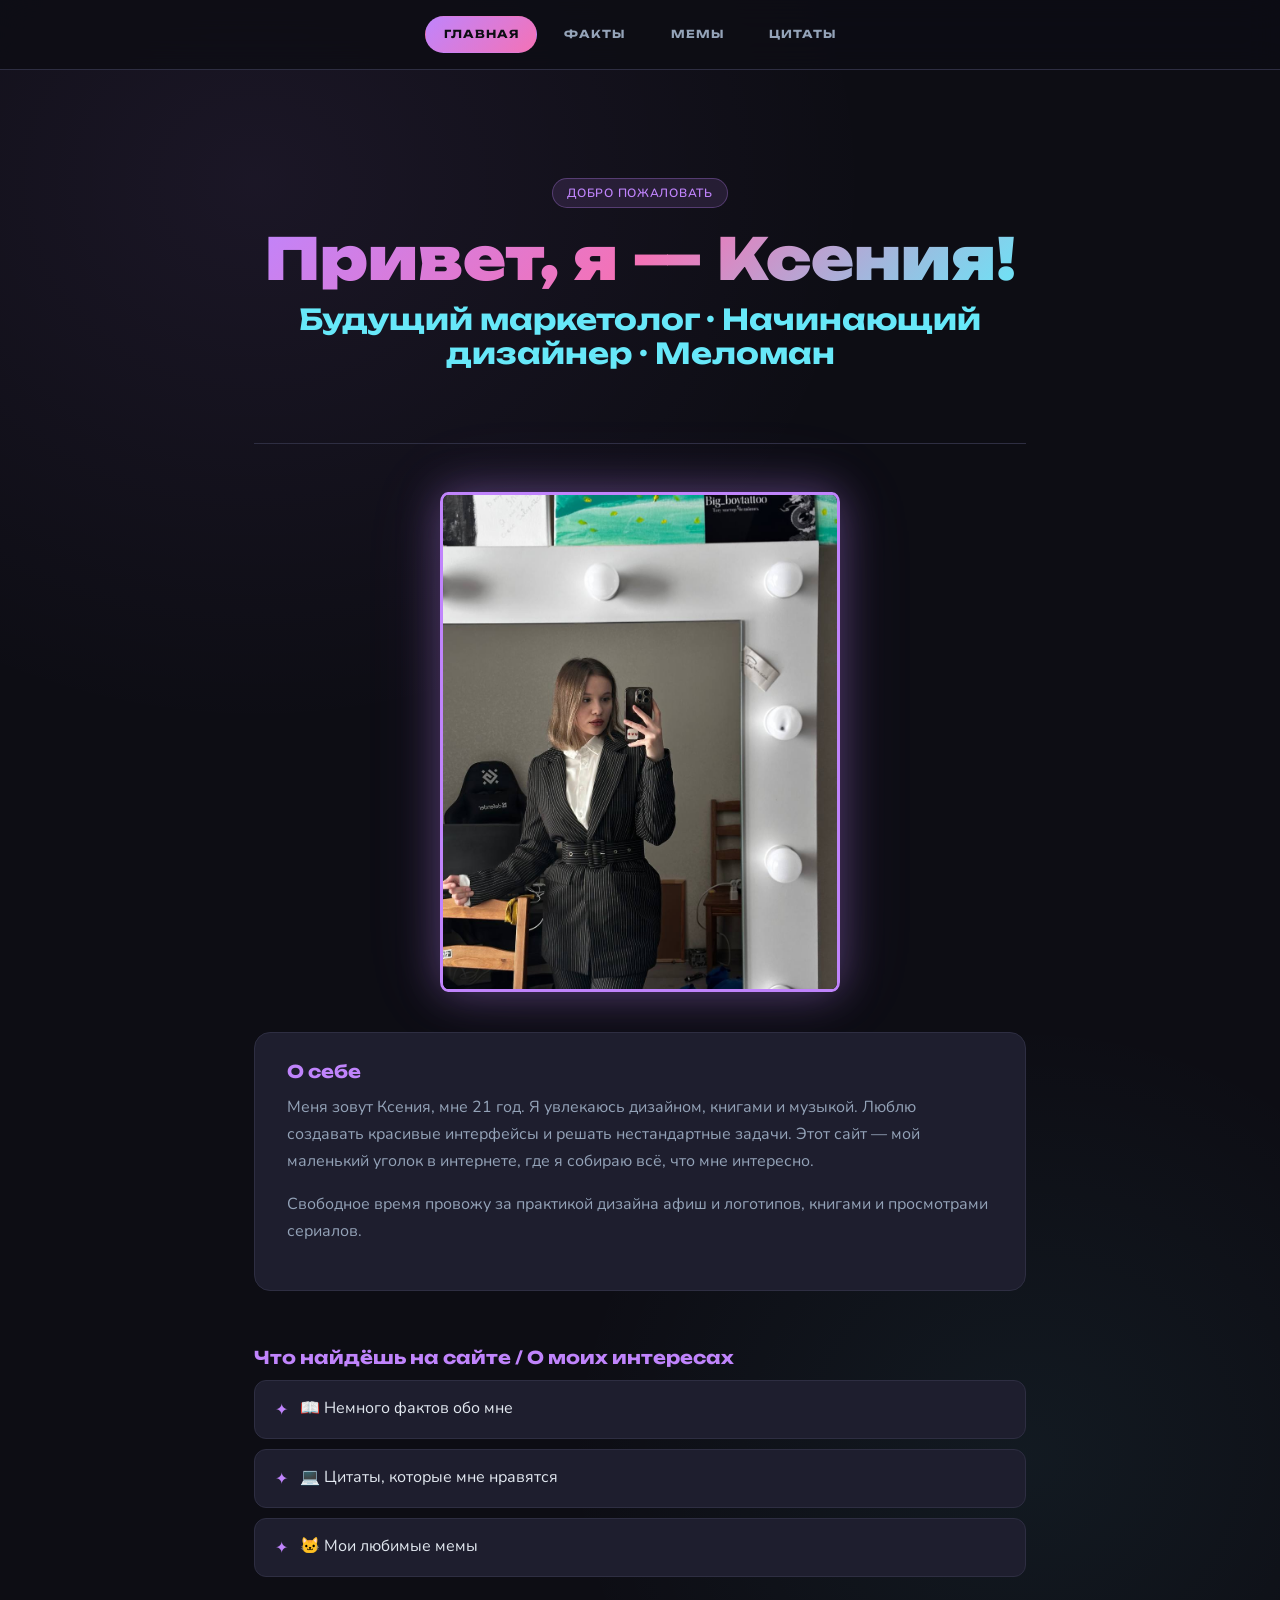
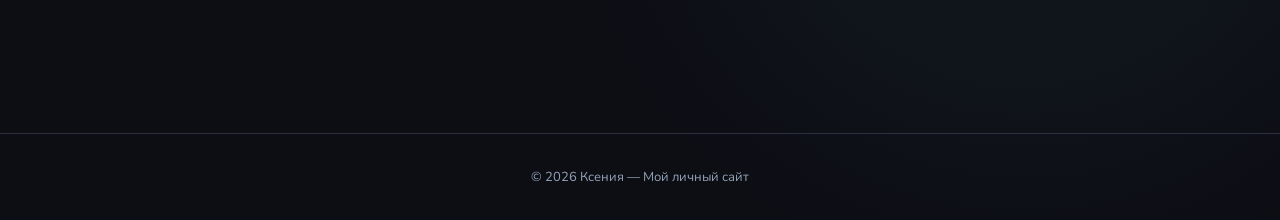
<file: index.html>
<!DOCTYPE html>
<html lang="ru">
<head>
    <meta charset="UTF-8">
    <meta name="viewport" content="width=device-width, initial-scale=1.0">
    <title>My_personal_page</title>
    <link rel="stylesheet" href="style.css">
    <style>
        @import url('fonts/main_font.css');

       /* * {
            
            margin: 0;
            font-family: 'StratosSkyeng', sans-serif;
        } */

        /*.content {
           
            background-size: cover;
            min-height: 100vh;
            
        } */


        /* Класс для расположения элементов в 1 ряд */
        /*.in-one-line {
            display: flex;
            gap: 32px;
        } */
        
        /* Класс для центрирования страницы */
        /*.center {
            padding-left: calc(50% - 500px);  
            padding-right: calc(50% - 500px);
        }*/
        .avatar {
            width: 400px;
            height: 500px;
            border-radius: 2%;
        }
    </style>
</head>
<body>
<nav>
<a href="index.html" class="active">Главная</a>
    <a href="facts.html">Факты</a>
    <a href="memes.html">Мемы</a>
    <a href="quotes.html">Цитаты</a>
</nav>

  <div class="center">

    <div class="page-header">
      <span class="badge">Добро пожаловать</span>
      <h1>Привет, я — Ксения!</h1>
      <h2>Будущий маркетолог · Начинающий дизайнер · Меломан</h2>
    </div>

    <section class="avatar-wrap">
      <img
        class="avatar"
        src="images/1.jpg"
        alt="Моя аватарка"
      />
    </section>

    <!-- Описание о себе -->
    <section>
      <div class="card">
        <h3>О себе</h3>
        <p>
          Меня зовут Ксения, мне 21 год. Я увлекаюсь дизайном, книгами и музыкой.
          Люблю создавать красивые интерфейсы и решать нестандартные задачи.
          Этот сайт — мой маленький уголок в интернете, где я собираю всё, что мне интересно.
        </p>
        <p>
          Свободное время провожу за практикой дизайна афиш и логотипов, книгами и просмотрами сериалов.
        </p>
      </div>
    </section>

    <section>
      <h3>Что найдёшь на сайте / О моих интересах</h3>
      <ul class="hobby-list">
        <li>📖 Немного фактов обо мне</li>
        <li>💻 Цитаты, которые мне нравятся</li>
        <li>🐱 Мои любимые мемы</li>
      </ul>
    </section>

  </div>

  <footer>
    © 2026 Ксения — Мой личный сайт
  </footer>

    </div>
    <div class="in-one-line"></div> <!-- Используй этот блок чтобы расположить элементы в 1 ряд внутри этого блока -->
</body>
</html>
</file>
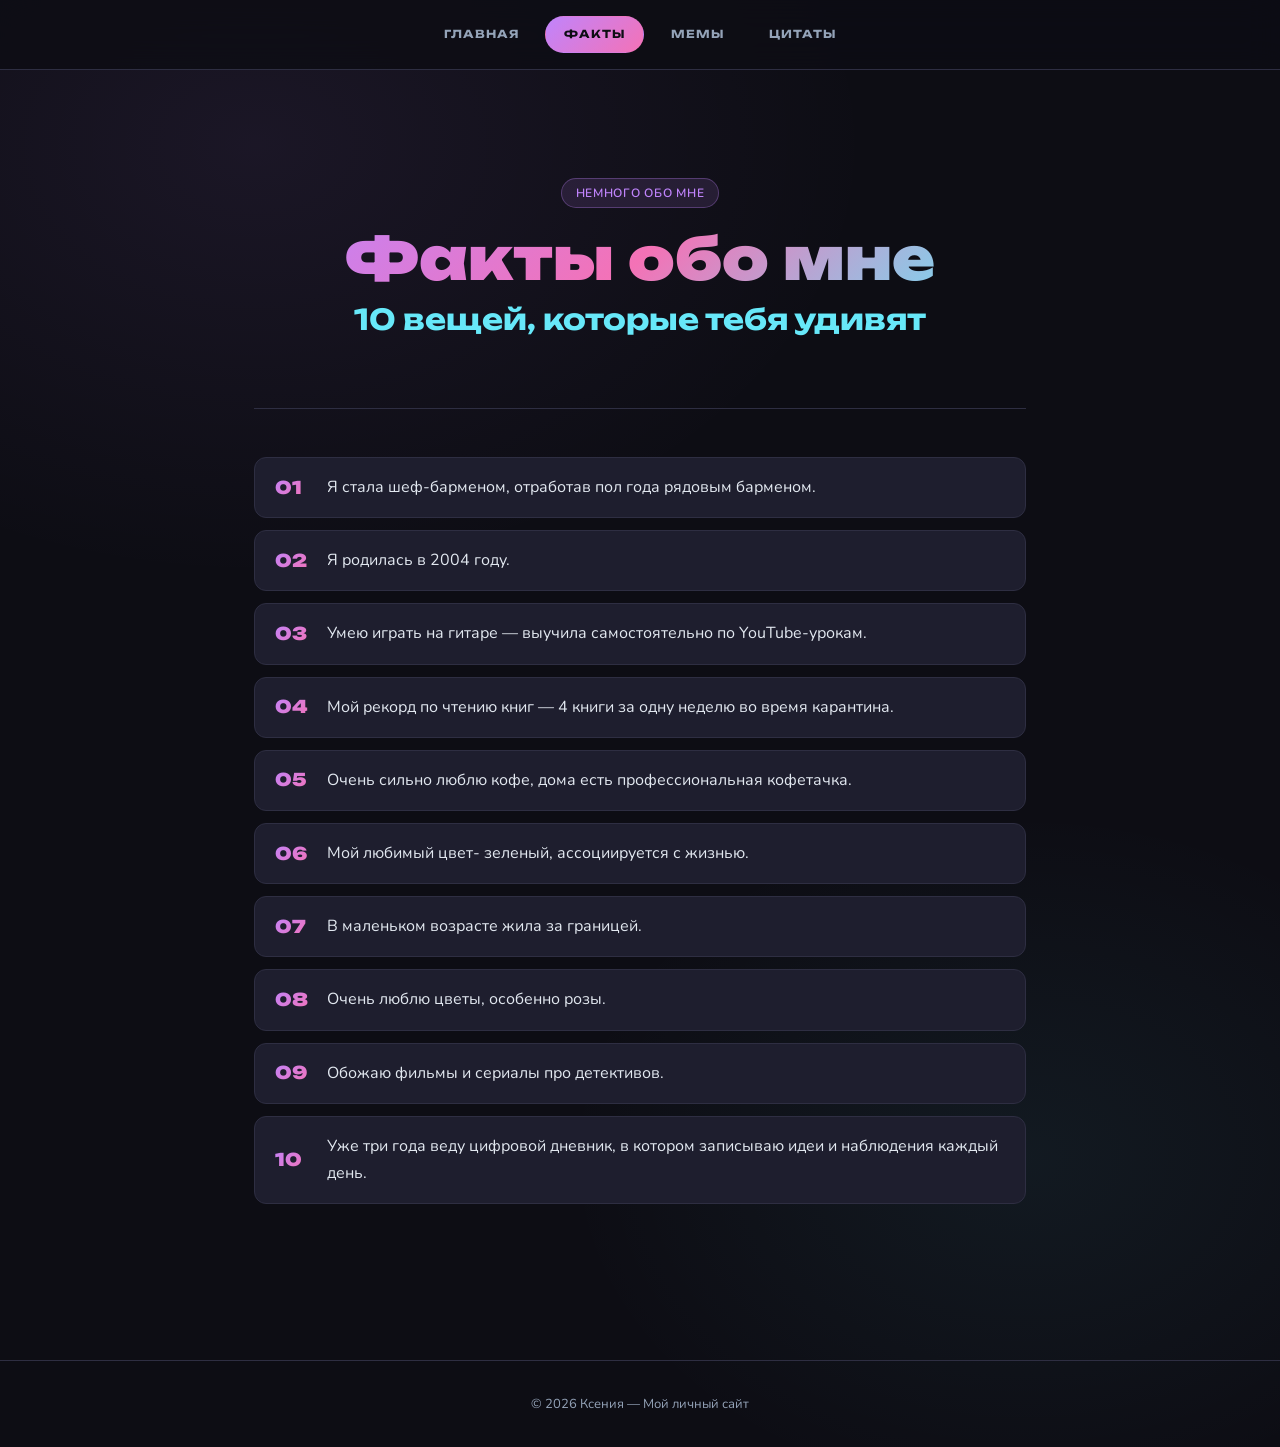
<file: facts.html>
<!DOCTYPE html>
<html lang="ru">
<head>
  <meta charset="UTF-8" />
  <meta name="viewport" content="width=device-width, initial-scale=1.0" />
  <title>Факты — Мой сайт</title>
  <link rel="stylesheet" href="style.css" />
</head>
<body>

  <nav>
    <a href="index.html">Главная</a>
    <a href="facts.html" class="active">Факты</a>
    <a href="memes.html">Мемы</a>
    <a href="quotes.html">Цитаты</a>
  </nav>

  <div class="center">

    <div class="page-header">
      <span class="badge">Немного обо мне</span>
      <h1>Факты обо мне</h1>
      <h2>10 вещей, которые тебя удивят</h2>
    </div>

    <section>
      <ol class="fact-list">
        <li>Я стала шеф-барменом, отработав пол года рядовым барменом.</li>
        <li>Я родилась в 2004 году.</li>
        <li>Умею играть на гитаре — выучила самостоятельно по YouTube-урокам.</li>
        <li>Мой рекорд по чтению книг — 4 книги за одну неделю во время карантина.</li>
        <li>Очень сильно люблю кофе, дома есть профессиональная кофетачка.</li>
        <li>Мой любимый цвет- зеленый, ассоциируется с жизнью.</li>
        <li>В маленьком возрасте жила за границей.</li>
        <li>Очень люблю цветы, особенно розы.</li>
        <li>Обожаю фильмы и сериалы про детективов.</li>
        <li>Уже три года веду цифровой дневник, в котором записываю идеи и наблюдения каждый день.</li>
      </ol>
    </section>

  </div>

  <footer>
    © 2026 Ксения — Мой личный сайт
  </footer>

</body>
</html>
</file>
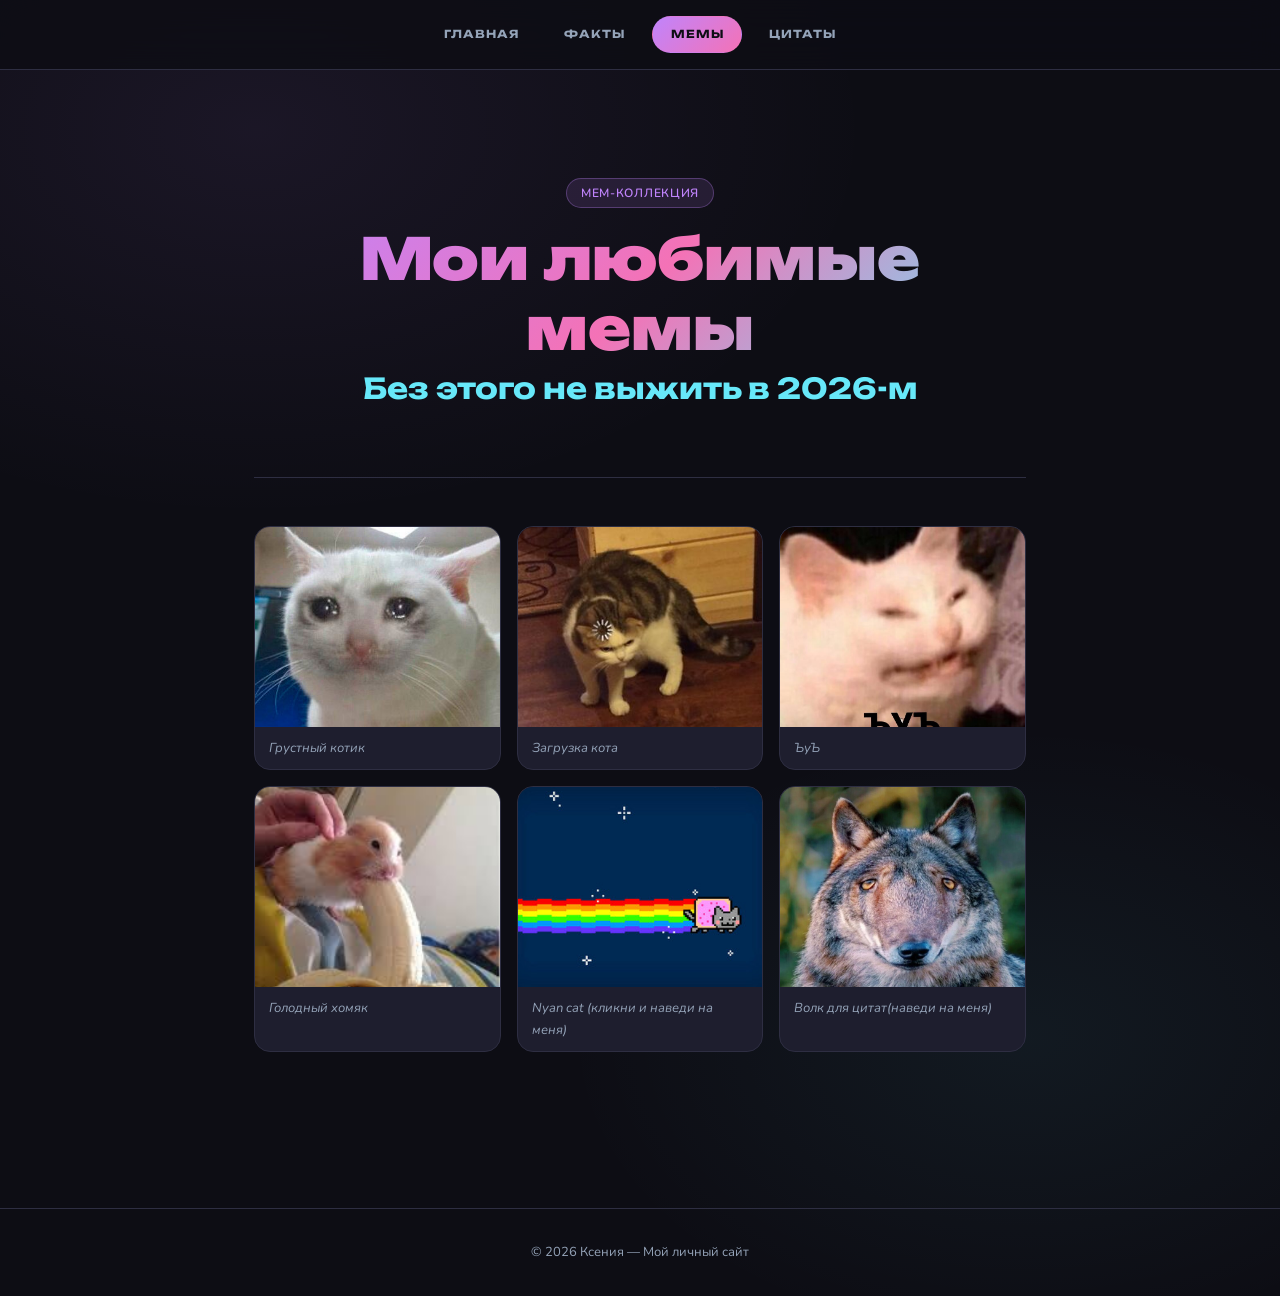
<file: memes.html>
<!DOCTYPE html>
<html lang="ru">
<head>
  <meta charset="UTF-8" />
  <meta name="viewport" content="width=device-width, initial-scale=1.0" />
  <title>Мемы — Мой сайт</title>
  <link rel="stylesheet" href="style.css" />
</head>
<body>

  <nav>
    <a href="index.html">Главная</a>
    <a href="facts.html">Факты</a>
    <a href="memes.html" class="active">Мемы</a>
    <a href="quotes.html">Цитаты</a>
  </nav>

  <div class="center">

    <div class="page-header">
      <span class="badge">Мем-коллекция</span>
      <h1>Мои любимые мемы</h1>
      <h2>Без этого не выжить в 2026-м</h2>
    </div>

    <section>
      <div class="meme-grid">

        <div class="meme-card">
          <img src="images/mem1.jpg" alt="Sad cat" />
          <div class="meme-label">Грустный котик</div>
        </div>

        <div class="meme-card">
          <img src="images/mem2.jpg" alt="What?" />
          <div class="meme-label">Загрузка кота</div>
        </div>

        <div class="meme-card">
          <img src="images/mem3.jpg" alt="wuw" />
          <div class="meme-label">ЪуЪ</div>
        </div>

        <div class="meme-card">
          <img src="images/mem4.jpg" alt="Hamster" />
          <div class="meme-label">Голодный хомяк</div>
        </div>

        <div class="meme-card">
          <img src="images/mem5.jpg" alt="Nyan-cat" onmouseover="document.getElementById('Ncat').play()"
    onmouseout="document.getElementById('Ncat').pause(); document.getElementById('Ncat').currentTime = 0;">
            <audio id="Ncat" src="nyan-cat-nyan-cat-theme.mp3"></audio>
          <div class="meme-label">Nyan cat (кликни и наведи на меня)</div>
        </div>
          
          <div class="meme-card">
            <img src="images/mem6.jpeg" alt="Wolf" onmouseover="document.getElementById('WolfAudio').play()"
    onmouseout="document.getElementById('WolfAudio').pause(); document.getElementById('WolfAudio').currentTime = 0;">
    <audio id="WolfAudio" src="luchshe-imet-druga_xCZYGQu.mp3"></audio>
            <div class="meme-label">Волк для цитат(наведи на меня)</div>
          </div>
      </div>
    </section>

  </div>

  <footer>
    © 2026 Ксения — Мой личный сайт
  </footer>

</body>
</html>
</file>
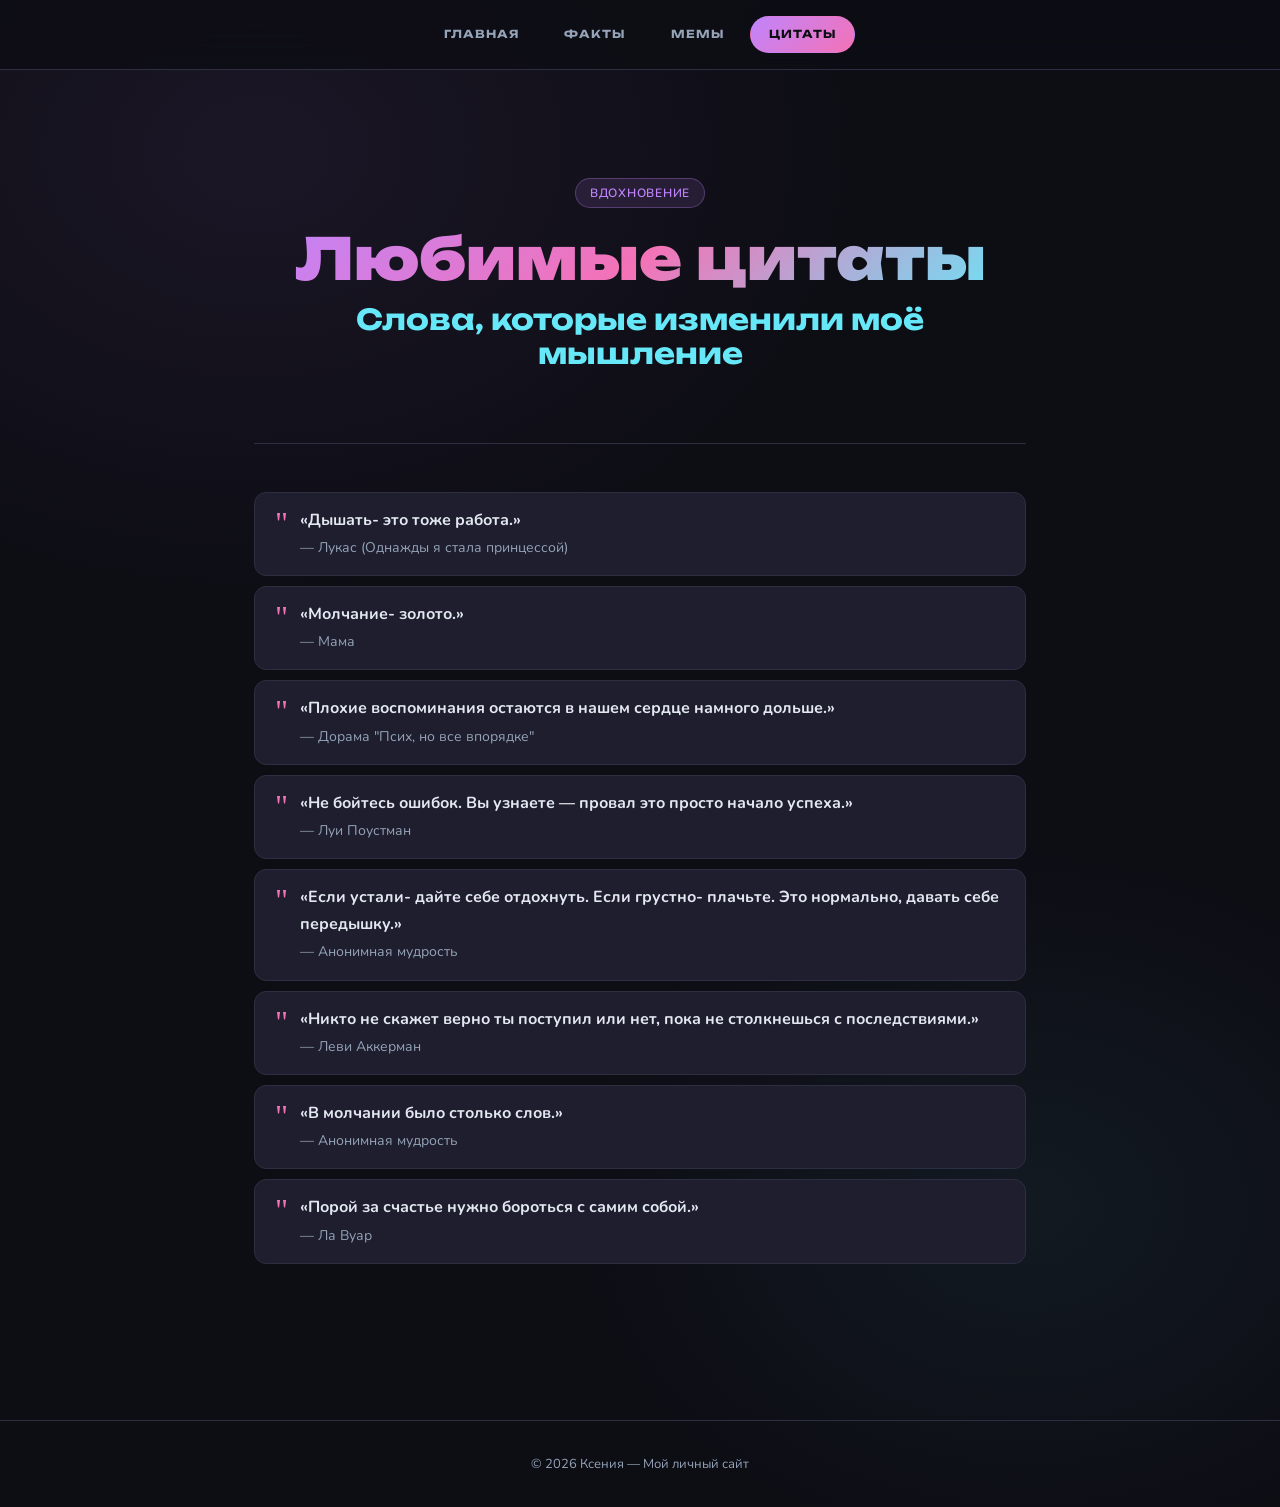
<file: quotes.html>
<!DOCTYPE html>
<html lang="ru">
<head>
  <meta charset="UTF-8" />
  <meta name="viewport" content="width=device-width, initial-scale=1.0" />
  <title>Цитаты — Мой сайт</title>
  <link rel="stylesheet" href="style.css" />
</head>
<body>

  <nav>
    <a href="index.html">Главная</a>
    <a href="facts.html">Факты</a>
    <a href="memes.html">Мемы</a>
    <a href="quotes.html" class="active">Цитаты</a>
  </nav>

  <div class="center">

    <div class="page-header">
      <span class="badge">Вдохновение</span>
      <h1>Любимые цитаты</h1>
      <h2>Слова, которые изменили моё мышление</h2>
    </div>

    <section>
      <ul class="quote-list">

        <li>
          <div>
            <strong>«Дышать- это тоже работа.»</strong><br/>
            <span style="color: var(--muted); font-size: 14px;">— Лукас (Однажды я стала принцессой)</span>
          </div>
        </li>

        <li>
          <div>
            <strong>«Молчание- золото.»</strong><br/>
            <span style="color: var(--muted); font-size: 14px;">— Мама</span>
          </div>
        </li>

        <li>
          <div>
            <strong>«Плохие воспоминания остаются в нашем сердце намного дольше.»</strong><br/>
            <span style="color: var(--muted); font-size: 14px;">— Дорама "Псих, но все впорядке"</span>
          </div>
        </li>

        <li>
          <div>
            <strong>«Не бойтесь ошибок. Вы узнаете — провал это просто начало успеха.»</strong><br/>
            <span style="color: var(--muted); font-size: 14px;">— Луи Поустман</span>
          </div>
        </li>

        <li>
          <div>
            <strong>«Если устали- дайте себе отдохнуть. Если грустно- плачьте. Это нормально, давать себе передышку.»</strong><br/>
            <span style="color: var(--muted); font-size: 14px;">— Анонимная мудрость</span>
          </div>
        </li>

        <li>
          <div>
            <strong>«Никто не скажет верно ты поступил или нет, пока не столкнешься с последствиями.»</strong><br/>
            <span style="color: var(--muted); font-size: 14px;">— Леви Аккерман </span>
          </div>
        </li>

        <li>
          <div>
            <strong>«В молчании было столько слов.»</strong><br/>
            <span style="color: var(--muted); font-size: 14px;">— Анонимная мудрость</span>
          </div>
        </li>

        <li>
          <div>
            <strong>«Порой за счастье нужно бороться с самим собой.»</strong><br/>
            <span style="color: var(--muted); font-size: 14px;">— Ла Вуар</span>
          </div>
        </li>

      </ul>
    </section>

  </div>

  <footer>
    © 2026 Ксения — Мой личный сайт
  </footer>

</body>
</html>
</file>
<file: style.css>
@import url('https://fonts.googleapis.com/css2?family=Unbounded:wght@400;700;900&family=Nunito:wght@400;500;600&display=swap');

:root {
  --bg: #0d0d14;
  --surface: #16161f;
  --card: #1e1e2e;
  --accent: #c084fc;
  --accent2: #f472b6;
  --accent3: #67e8f9;
  --text: #e2e8f0;
  --muted: #94a3b8;
  --border: #2e2e42;
  --nav-h: 70px;
}

* {
  margin: 0;
  padding: 0;
  box-sizing: border-box;
}

html {
  scroll-behavior: smooth;
}

body {
  background-color: var(--bg);
  background-image:
    radial-gradient(ellipse 80% 50% at 20% 10%, rgba(192,132,252,0.08) 0%, transparent 60%),
    radial-gradient(ellipse 60% 40% at 80% 80%, rgba(103,232,249,0.06) 0%, transparent 60%);
  color: var(--text);
  font-family: 'Nunito', sans-serif;
  font-size: 16px;
  line-height: 1.7;
  min-height: 100vh;
}

/* ── NAVBAR ── */
nav {
  position: sticky;
  top: 0;
  z-index: 100;
  height: var(--nav-h);
  background: rgba(13,13,20,0.85);
  backdrop-filter: blur(16px);
  border-bottom: 1px solid var(--border);
  display: flex;
  align-items: center;
  justify-content: center;
  gap: 8px;
  padding: 0 24px;
}

nav a {
  text-decoration: none;
  color: var(--muted);
  font-family: 'Unbounded', sans-serif;
  font-size: 11px;
  font-weight: 700;
  letter-spacing: 0.08em;
  text-transform: uppercase;
  padding: 8px 18px;
  border-radius: 999px;
  border: 1px solid transparent;
  transition: all 0.25s ease;
  position: relative;
}

nav a:hover {
  color: var(--accent);
  border-color: var(--accent);
  background: rgba(192,132,252,0.08);
  transform: translateY(-1px);
}

nav a.active {
  color: var(--bg);
  background: linear-gradient(135deg, var(--accent), var(--accent2));
  border-color: transparent;
}

/* ── CENTER WRAPPER ── */
.center {
  max-width: 820px;
  margin: 0 auto;
  padding: 60px 24px 100px;
}

/* ── HEADINGS ── */
h1, h2, h3 {
  font-family: 'Unbounded', sans-serif;
  line-height: 1.2;
}

h1 {
  font-size: clamp(2rem, 6vw, 3.6rem);
  font-weight: 900;
  background: linear-gradient(135deg, var(--accent), var(--accent2), var(--accent3));
  -webkit-background-clip: text;
  -webkit-text-fill-color: transparent;
  background-clip: text;
  margin-bottom: 8px;
}

h2 {
  font-size: clamp(1.2rem, 3vw, 1.8rem);
  font-weight: 700;
  color: var(--accent3);
  margin-bottom: 32px;
}

h3 {
  font-size: 1.1rem;
  color: var(--accent);
  margin-bottom: 12px;
}

/* ── SECTIONS ── */
section {
  margin-bottom: 56px;
}

/* ── AVATAR / IMAGE ── */
.avatar-wrap {
  display: flex;
  justify-content: center;
  margin-bottom: 40px;
}

.avatar {
  width: 160px;
  height: 160px;
  border-radius: 50%;
  object-fit: cover;
  border: 3px solid var(--accent);
  box-shadow: 0 0 40px rgba(192,132,252,0.35), 0 0 80px rgba(192,132,252,0.12);
  transition: transform 0.4s ease, box-shadow 0.4s ease;
}

.avatar:hover {
  transform: scale(1.05) rotate(2deg);
  box-shadow: 0 0 60px rgba(192,132,252,0.5);
}

/* ── CARD ── */
.card {
  background: var(--card);
  border: 1px solid var(--border);
  border-radius: 16px;
  padding: 28px 32px;
  margin-bottom: 20px;
  transition: border-color 0.25s, transform 0.25s;
}

.card:hover {
  border-color: var(--accent);
  transform: translateY(-2px);
}

p {
  color: var(--muted);
  margin-bottom: 16px;
}

/* ── LISTS ── */
ul.hobby-list, ul.quote-list {
  list-style: none;
  padding: 0;
}

ul.hobby-list li, ul.quote-list li {
  padding: 14px 20px;
  margin-bottom: 10px;
  background: var(--card);
  border: 1px solid var(--border);
  border-radius: 12px;
  color: var(--text);
  transition: border-color 0.2s, transform 0.2s;
  display: flex;
  align-items: flex-start;
  gap: 12px;
}

ul.hobby-list li:hover, ul.quote-list li:hover {
  border-color: var(--accent2);
  transform: translateX(4px);
}

ul.hobby-list li::before {
  content: '✦';
  color: var(--accent);
  flex-shrink: 0;
  margin-top: 2px;
}

ul.quote-list li::before {
  content: '"';
  font-family: Georgia, serif;
  font-size: 2rem;
  color: var(--accent2);
  line-height: 1;
  flex-shrink: 0;
}

ol.fact-list {
  list-style: none;
  padding: 0;
  counter-reset: facts;
}

ol.fact-list li {
  counter-increment: facts;
  padding: 16px 20px 16px 72px;
  margin-bottom: 12px;
  background: var(--card);
  border: 1px solid var(--border);
  border-radius: 12px;
  color: var(--text);
  position: relative;
  transition: border-color 0.2s, transform 0.2s;
}

ol.fact-list li::before {
  content: counter(facts, decimal-leading-zero);
  position: absolute;
  left: 20px;
  top: 50%;
  transform: translateY(-50%);
  font-family: 'Unbounded', sans-serif;
  font-size: 1.1rem;
  font-weight: 900;
  background: linear-gradient(135deg, var(--accent), var(--accent2));
  -webkit-background-clip: text;
  -webkit-text-fill-color: transparent;
  background-clip: text;
}

ol.fact-list li:hover {
  border-color: var(--accent3);
  transform: translateX(4px);
}

/* ── MEME GRID ── */
.meme-grid {
  display: grid;
  grid-template-columns: repeat(auto-fill, minmax(220px, 1fr));
  gap: 16px;
}

.meme-card {
  background: var(--card);
  border: 1px solid var(--border);
  border-radius: 16px;
  overflow: hidden;
  transition: transform 0.3s ease, border-color 0.3s;
}

.meme-card:hover {
  transform: scale(1.03) rotate(-1deg);
  border-color: var(--accent2);
}

.meme-card img {
  width: 100%;
  height: 200px;
  object-fit: cover;
  display: block;
}

.meme-card .meme-label {
  padding: 10px 14px;
  font-size: 13px;
  color: var(--muted);
  font-style: italic;
}

/* ── PAGE HEADER BLOCK ── */
.page-header {
  text-align: center;
  padding: 48px 0 40px;
  border-bottom: 1px solid var(--border);
  margin-bottom: 48px;
}

/* ── BADGE ── */
.badge {
  display: inline-block;
  padding: 4px 14px;
  border-radius: 999px;
  background: rgba(192,132,252,0.12);
  border: 1px solid rgba(192,132,252,0.3);
  color: var(--accent);
  font-size: 12px;
  font-weight: 600;
  letter-spacing: 0.06em;
  text-transform: uppercase;
  margin-bottom: 16px;
}

/* ── FOOTER ── */
footer {
  text-align: center;
  padding: 32px;
  color: var(--muted);
  font-size: 13px;
  border-top: 1px solid var(--border);
}

/* ── ANIMATIONS ── */
@keyframes fadeUp {
  from { opacity: 0; transform: translateY(24px); }
  to   { opacity: 1; transform: translateY(0); }
}

.center > * {
  animation: fadeUp 0.5s ease both;
}

.center > *:nth-child(1) { animation-delay: 0.05s; }
.center > *:nth-child(2) { animation-delay: 0.12s; }
.center > *:nth-child(3) { animation-delay: 0.19s; }
.center > *:nth-child(4) { animation-delay: 0.26s; }
.center > *:nth-child(5) { animation-delay: 0.33s; }

/* ── RESPONSIVE ── */
@media (max-width: 600px) {
  nav { gap: 4px; }
  nav a { font-size: 10px; padding: 6px 12px; }
  .card { padding: 20px; }
}
</file>
